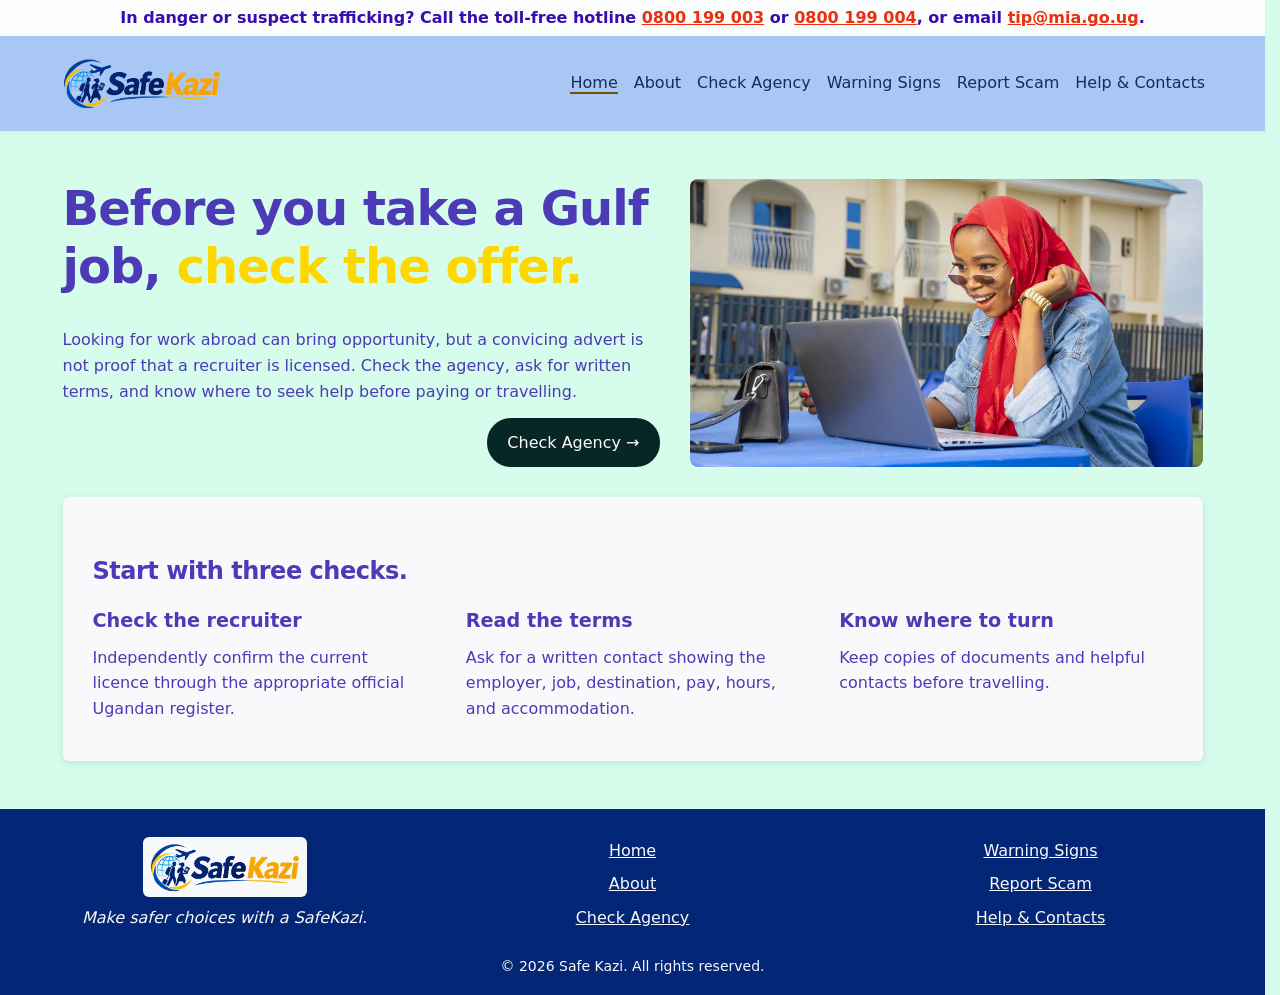
<file: index.html>
<!DOCTYPE html>
<html lang="en">

<head>
    <meta charset="utf-8">
    <meta name="viewport" content="width=device-width,initial-scale=1">
    <title>SafeKazi | Safer Gulf Job Choices for Ugandans</title>
    <meta name="description" content="SafeKazi helps Ugandans check Gulf job offers, verify recruitment agencies, spot warning signs, and find support before paying or travelling.">
    <meta name="keywords" content="SafeKazi, Gulf jobs for Ugandans, overseas recruitment, verify job offers, safer labour migration">
    <link rel="icon" type="image/png" sizes="64x64" href="images/favicon.png">
    <link rel="stylesheet" href="css/styles.css">
    <link rel="stylesheet" href="css/index.css">
    <link rel="stylesheet" href="css/mobile.css">
    <script src="mobile.js" defer></script>
</head>

<body>
    <!-- navigation bar -->
    <header>
    <div class="announcement" role="note">
        In danger or suspect trafficking? Call the toll-free hotline <a href="tel:0800199003">0800 199 003</a> or <a href="tel:0800199004">0800 199 004</a>, or email <a href="mailto:tip@mia.go.ug">tip@mia.go.ug</a>.
    </div>
        <nav class="nav-bar" aria-label="Main navigation">
            <img class="nav-brand" src="images/safe-kazi-logo.png" alt="Safe Kazi" width="164" height="55">
            <button class="menu-toggle" type="button" aria-label="Toggle navigation" aria-controls="nav-links" hidden>
                <span class="menu-toggle-icon" aria-hidden="true"></span>
            </button>
            <div class="nav-links" id="nav-links">
                <ul>
                    <li><a href="index.html" aria-current="page">Home</a></li>
                    <li><a href="about.html">About</a></li>
                    <li><a href="check-agency.html">Check Agency</a></li>
                    <li><a href="warning-signs.html">Warning Signs</a></li>
                    <li><a href="report-scam.html">Report Scam</a></li>
                    <li><a href="help.html">Help & Contacts</a></li>
                </ul>
            </div>
        </nav>
    </header>

    <main>
        <div class="welcome">
            <div class="welcome-text">
                <h1>Before you take a Gulf job, <span>check the offer.</span></h1>

                <p>Looking for work abroad can bring opportunity, but a convicing advert is not proof that a recruiter
                    is licensed. Check the agency, ask for written terms, and know where to seek help before paying or
                    travelling.</p>
                <div>
                    <a href="check-agency.html" class="link-button">Check Agency →</a>
                </div>

            </div>
            <img src="images/welcome-photo.jpg" alt="">
        </div>

        <div class="three-checks">
            <h2>Start with three checks.</h2>
            <dl class="checks">
                <div class="check">
                    <dt>Check the recruiter</dt>
                    <dd>Independently confirm the current licence through the appropriate official Ugandan register.
                    </dd>
                </div>

                <div class="check">
                    <dt>Read the terms</dt>
                    <dd>Ask for a written contact showing the employer, job, destination, pay, hours, and accommodation.
                    </dd>
                </div>

                <div class="check">
                    <dt>Know where to turn</dt>
                    <dd>Keep copies of documents and helpful contacts before travelling.</dd>
                </div>
            </dl>
        </div>
    </main>



    <footer>
        <div class="footer-grid">
            <div class="footer-brand">
                <img src="images/safe-kazi-logo.png" alt="Safe Kazi" width="164" height="55">
                <p><em>Make safer choices with a SafeKazi.</em></p>
            </div>
            <ul class="footer-links">
                <li><a href="index.html">Home</a></li>
                <li><a href="about.html">About</a></li>
                <li><a href="check-agency.html">Check Agency</a></li>
            </ul>
            <ul class="footer-links">
                <li><a href="warning-signs.html">Warning Signs</a></li>
                <li><a href="report-scam.html">Report Scam</a></li>
                <li><a href="help.html">Help &amp; Contacts</a></li>
            </ul>
        </div>
        <p class="footer-copyright">&copy; 2026 Safe Kazi. All rights reserved.</p>
    </footer>
</body>

</html>
</file>
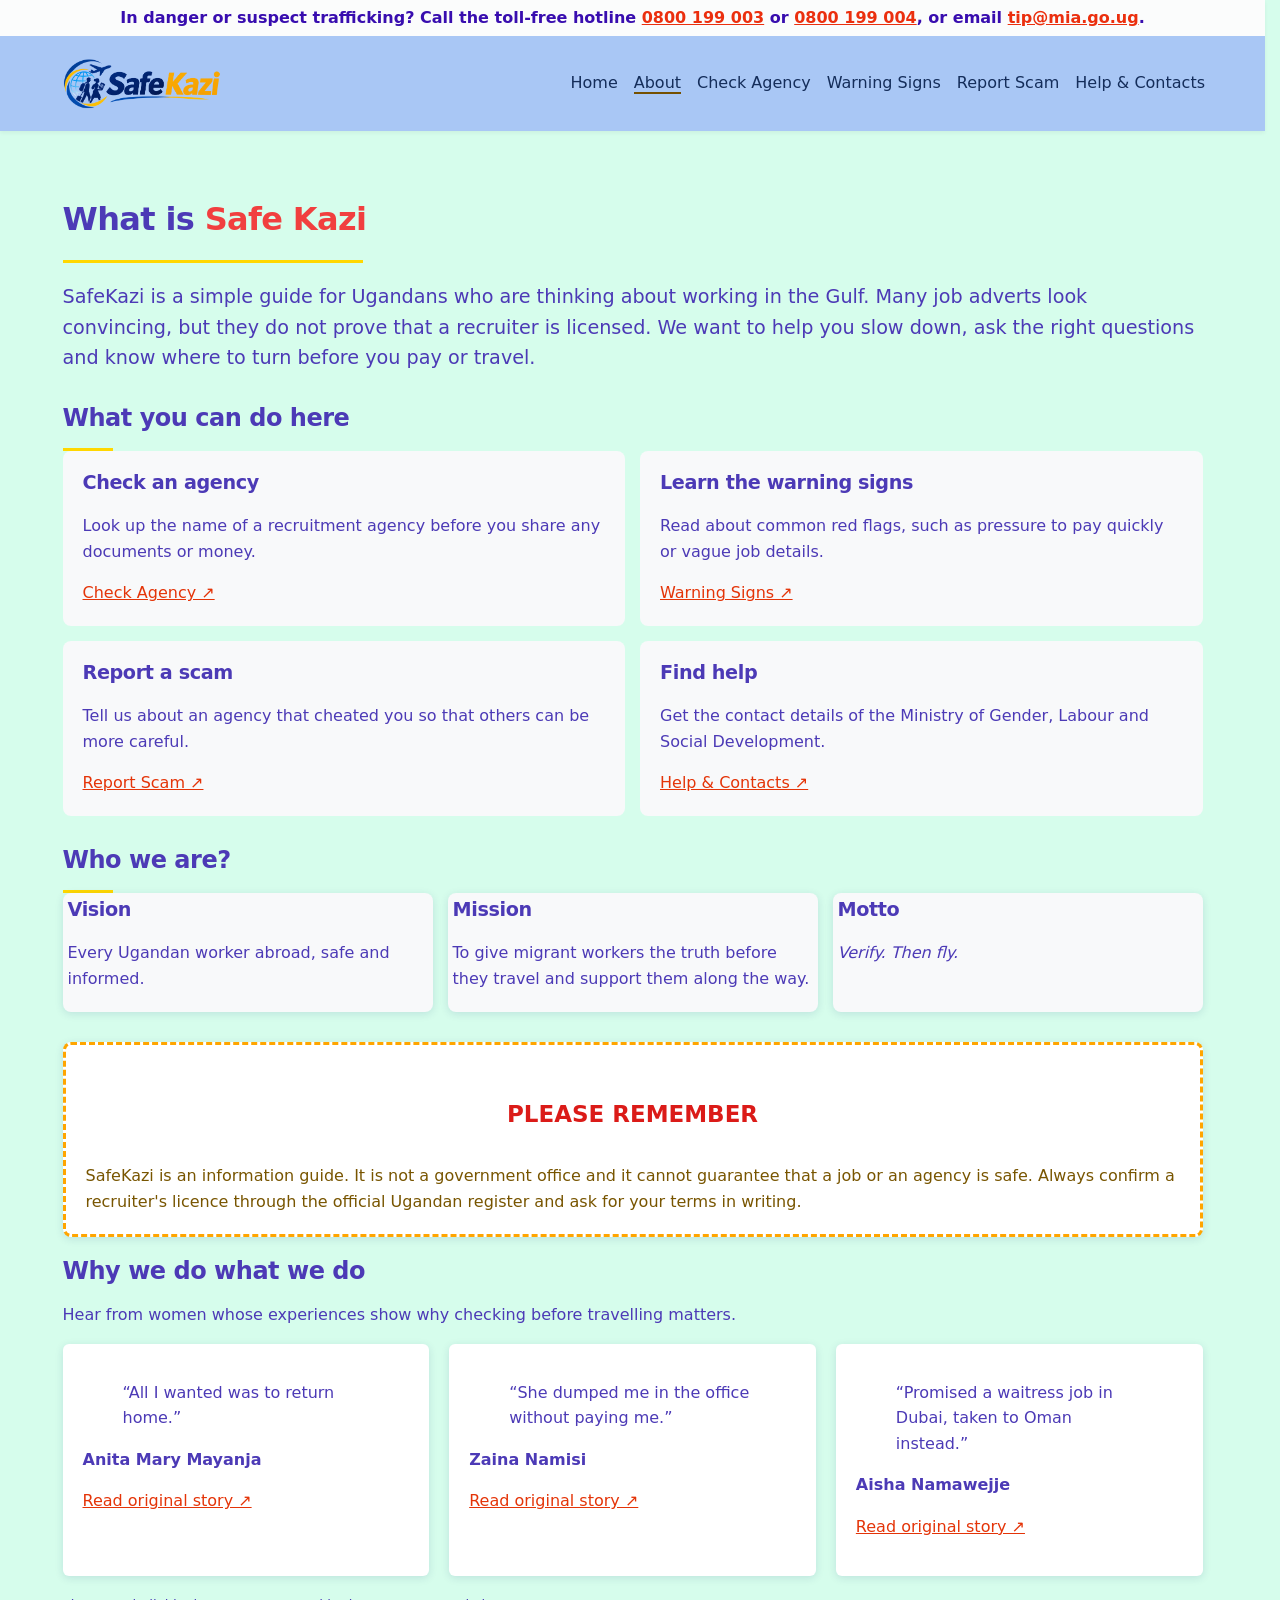
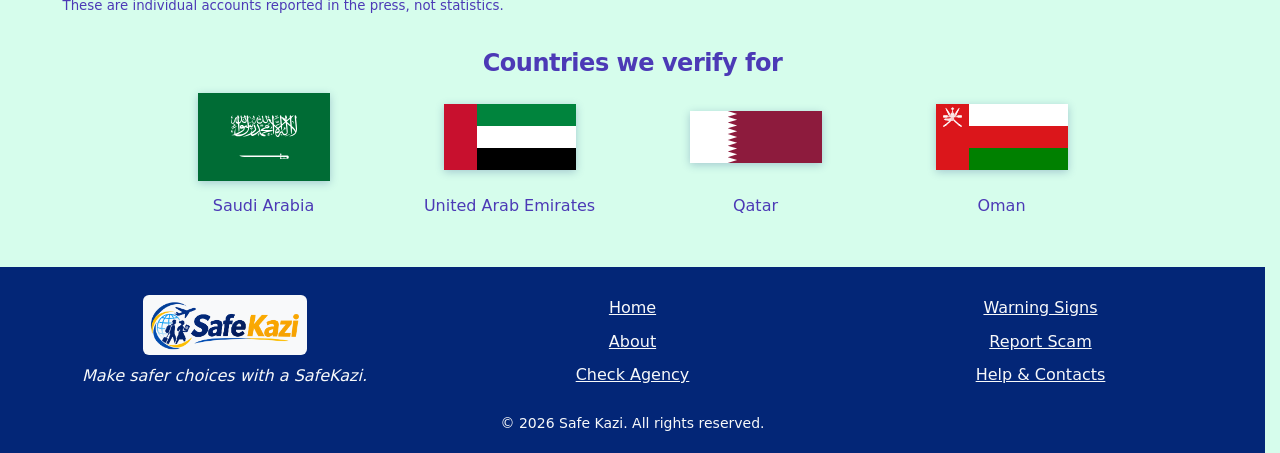
<file: about.html>
<!DOCTYPE html>
<html lang="en">

<head>
    <meta charset="utf-8">
    <meta name="viewport" content="width=device-width,initial-scale=1">
    <title>About SafeKazi | Safer Overseas Recruitment</title>
    <meta name="description" content="Learn why SafeKazi helps Ugandans make safer choices about Gulf jobs, and read the experiences of women who returned from working abroad.">
    <meta name="keywords" content="about SafeKazi, Ugandan migrant workers, Gulf recruitment, returnee stories, safe migration">
    <link rel="icon" type="image/png" sizes="64x64" href="images/favicon.png">
    <link rel="stylesheet" href="css/styles.css">
    <link rel="stylesheet" href="css/about.css">
    <link rel="stylesheet" href="css/mobile.css">
    <script src="mobile.js" defer></script>
</head>

<body>
       <header>
    <div class="announcement" role="note">
        In danger or suspect trafficking? Call the toll-free hotline <a href="tel:0800199003">0800 199 003</a> or <a href="tel:0800199004">0800 199 004</a>, or email <a href="mailto:tip@mia.go.ug">tip@mia.go.ug</a>.
    </div>
        <nav class="nav-bar" aria-label="Main navigation">
            <img class="nav-brand" src="images/safe-kazi-logo.png" alt="Safe Kazi" width="164" height="55">
            <button class="menu-toggle" type="button" aria-label="Toggle navigation" aria-controls="nav-links" hidden>
                <span class="menu-toggle-icon" aria-hidden="true"></span>
            </button>
            <div class="nav-links" id="nav-links">
                <ul>
                    <li><a href="index.html">Home</a></li>
                    <li><a href="about.html" aria-current="page">About</a></li>
                    <li><a href="check-agency.html">Check Agency</a></li>
                    <li><a href="warning-signs.html">Warning Signs</a></li>
                    <li><a href="report-scam.html">Report Scam</a></li>
                    <li><a href="help.html">Help & Contacts</a></li>
                </ul>
            </div>
        </nav>
    </header>

    <main>
        <div class="about-intro">
            <h1> What is <span style="color: rgb(241, 63, 63);"> Safe Kazi</span></h1>
            <hr style="border: none; height: 3px; width: 300px; background: gold; margin: 0px;">
            <p class="description">
                SafeKazi is a simple guide for Ugandans who are thinking about working in the Gulf. Many job adverts
                look convincing, but they do not prove that a recruiter is licensed. We want to help you slow down,
                ask the right questions and know where to turn before you pay or travel.
            </p>
        </div>

        <h2>What you can do here</h2>
            <hr style="border: none; height: 3px; width: 50px; background: gold; margin: 0px;">

        <div class="about-cards">
            <div class="about-card">
                <h3>Check an agency</h3>
                <p>Look up the name of a recruitment agency before you share any documents or money.</p>
                <a href="check-agency.html">Check Agency ↗</a>
            </div>

            <div class="about-card">
                <h3>Learn the warning signs</h3>
                <p>Read about common red flags, such as pressure to pay quickly or vague job details.</p>
                <a href="warning-signs.html">Warning Signs  ↗</a>
            </div>

            <div class="about-card">
                <h3>Report a scam</h3>
                <p>Tell us about an agency that cheated you so that others can be more careful.</p>
                <a href="report-scam.html">Report Scam  ↗</a>
            </div>

            <div class="about-card">
                <h3>Find help</h3>
                <p>Get the contact details of the Ministry of Gender, Labour and Social Development.</p>
                <a href="help.html">Help & Contacts  ↗</a>
            </div>
        </div>
        <section class="who-we-are">
            <h2>Who we are?</h2>
            <hr style="border: none; height: 3px; width: 50px; background: gold; margin: 0px;">


            <div class="who-cards">
                <div><h3>Vision</h3><p>Every Ugandan worker abroad, safe and informed.</p></div>
                <div><h3>Mission</h3><p>To give migrant workers the truth before they travel and support them along the way.</p></div>
                <div><h3>Motto</h3><p><em>Verify. Then fly.</em></p></div>
            </div>
        </section>

        <div class="about-note tip">
            <h4>Please remember</h4>
            <p>
                SafeKazi is an information guide. It is not a government office and it cannot guarantee that a job
                or an agency is safe. Always confirm a recruiter's licence through the official Ugandan register and
                ask for your terms in writing.</small>
            </p>
            </Tip>
        </div>
         <section class="returnees">
            <h2>Why we do what we do</h2>
            <p>Hear from women whose experiences show why checking before travelling matters.</p>
            <div class="testimonial-grid">
                <article class="testimonial-card">
                    <blockquote>“All I wanted was to return home.”</blockquote>
                    <strong>Anita Mary Mayanja</strong>
                    <p><a href="https://www.independent.co.ug/trafficked-ugandan-domestic-workers-return-home-from-saudi-arabia/" target="_blank" rel="noopener noreferrer">Read original story ↗</a></p>
                </article>
                <article class="testimonial-card">
                    <blockquote>“She dumped me in the office without paying me.”</blockquote>
                    <strong>Zaina Namisi</strong>
                    <p><a href="https://www.independent.co.ug/deported-domestic-workers-talk-of-mistreatment-in-middle-east/" target="_blank" rel="noopener noreferrer">Read original story ↗</a></p>
                </article>
                <article class="testimonial-card">
                    <blockquote>“Promised a waitress job in Dubai, taken to Oman instead.”</blockquote>
                    <strong>Aisha Namawejje</strong>
                    <p><a href="https://www.independent.co.ug/returnees-caution-migrant-workers-against-seeking-jobs-in-middle-east/" target="_blank" rel="noopener noreferrer">Read original story ↗</a></p>
                </article>
            </div>
            <p><small>These are individual accounts reported in the press, not statistics.</small></p>
        </section>
        <section class="about-countries-section">
            <h2>Countries we verify for</h2>
            <ul class="about-countries">
                <li>
                    <img src="images/flag-sa.svg" width="132" height="88" alt="">
                    <span>Saudi Arabia</span>
                </li>
                <li>
                    <img src="images/flag-ae.svg" width="132" height="88" alt="">
                    <span>United Arab Emirates</span>
                </li>
                <li>
                    <img src="images/flag-qa.svg" width="132" height="88" alt="">
                    <span>Qatar</span>
                </li>
                <li>
                    <img src="images/flag-om.svg" width="132" height="88" alt="">
                    <span>Oman</span>
                </li>
            </ul>
        </section>
    </main>

    <footer>
        <div class="footer-grid">
            <div class="footer-brand">
                <img src="images/safe-kazi-logo.png" alt="Safe Kazi" width="164" height="55">
                <p><em>Make safer choices with a SafeKazi.</em></p>
            </div>
            <ul class="footer-links">
                <li><a href="index.html">Home</a></li>
                <li><a href="about.html">About</a></li>
                <li><a href="check-agency.html">Check Agency</a></li>
            </ul>
            <ul class="footer-links">
                <li><a href="warning-signs.html">Warning Signs</a></li>
                <li><a href="report-scam.html">Report Scam</a></li>
                <li><a href="help.html">Help &amp; Contacts</a></li>
            </ul>
        </div>
        <p class="footer-copyright">&copy; 2026 Safe Kazi. All rights reserved.</p>
    </footer>



</body>

</html>
</file>
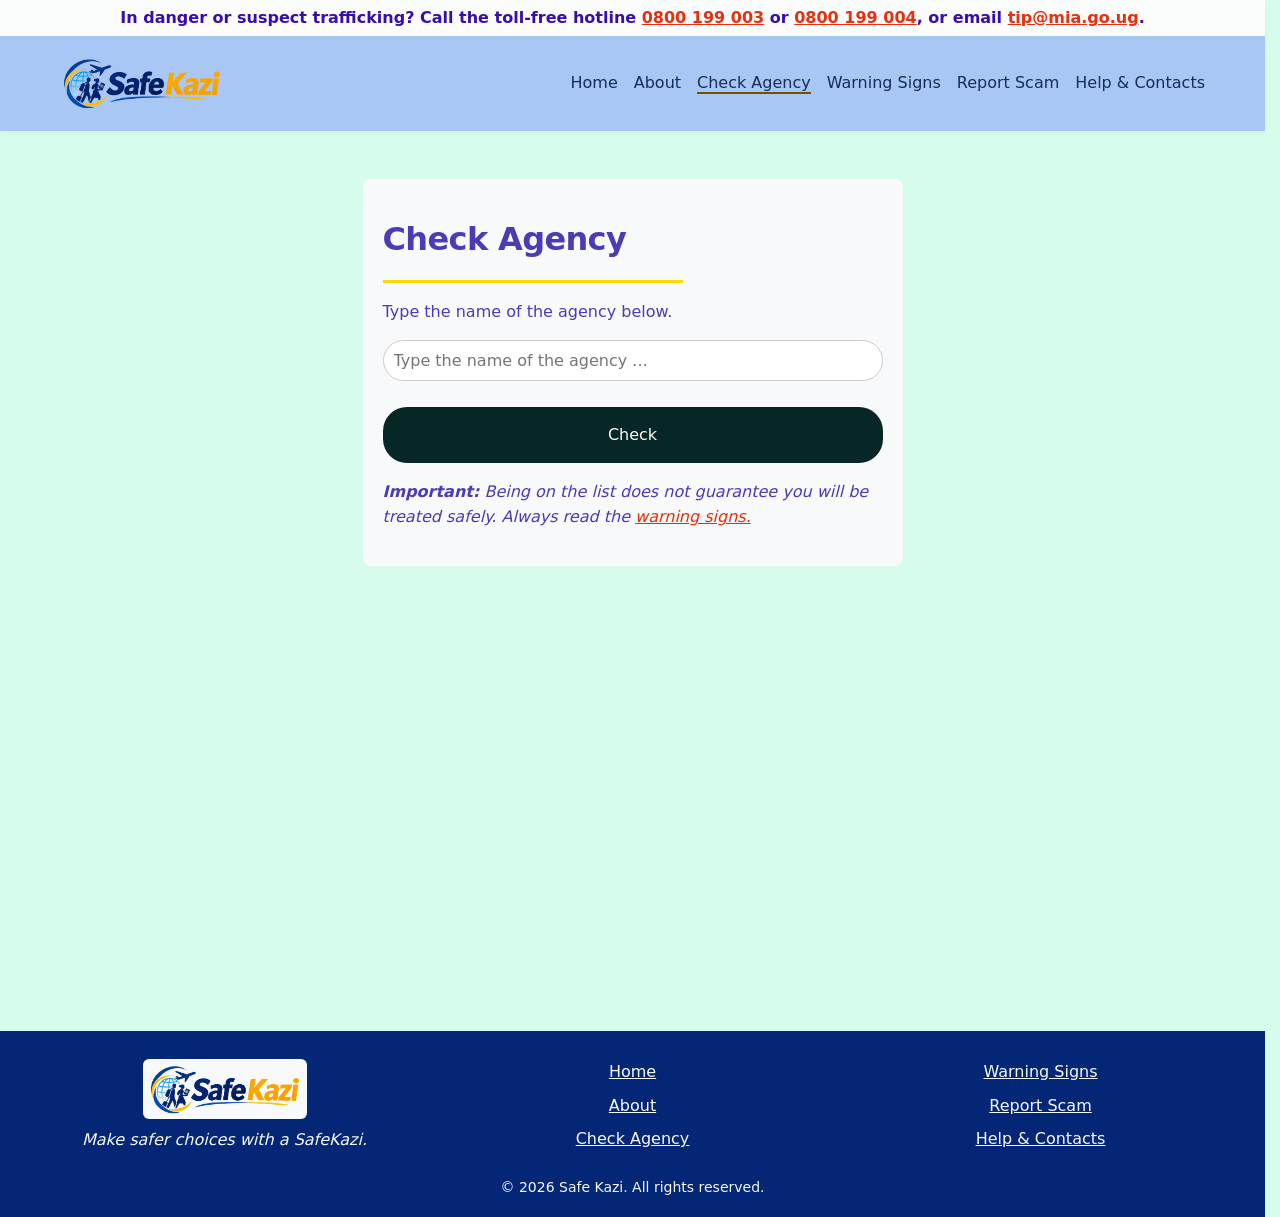
<file: check-agency.html>
<!DOCTYPE html>
<html lang="en">

<head>
    <meta charset="utf-8">
    <meta name="viewport" content="width=device-width,initial-scale=1">
    <title>Check a Recruitment Agency | SafeKazi</title>
    <meta name="description" content="Find Uganda's EEMIS recruitment agency register and learn what to check before accepting an overseas job offer or paying a recruiter.">
    <meta name="keywords" content="check recruitment agency Uganda, EEMIS, licensed recruiters, Gulf job offers">
    <link rel="icon" type="image/png" sizes="64x64" href="images/favicon.png">
    <link rel="stylesheet" href="css/styles.css">
    <link rel="stylesheet" href="css/check-agency.css">
    <link rel="stylesheet" href="css/mobile.css">
    <script src="mobile.js" defer></script>
</head>

<body>
    <header>
    <div class="announcement" role="note">
        In danger or suspect trafficking? Call the toll-free hotline <a href="tel:0800199003">0800 199 003</a> or <a href="tel:0800199004">0800 199 004</a>, or email <a href="mailto:tip@mia.go.ug">tip@mia.go.ug</a>.
    </div>
        <nav class="nav-bar" aria-label="Main navigation">
            <img class="nav-brand" src="images/safe-kazi-logo.png" alt="Safe Kazi" width="164" height="55">
            <button class="menu-toggle" type="button" aria-label="Toggle navigation" aria-controls="nav-links" hidden>
                <span class="menu-toggle-icon" aria-hidden="true"></span>
            </button>
            <div class="nav-links" id="nav-links">
                <ul>
                    <li><a href="index.html">Home</a></li>
                    <li><a href="about.html">About</a></li>
                    <li><a href="check-agency.html" aria-current="page">Check Agency</a></li>
                    <li><a href="warning-signs.html">Warning Signs</a></li>
                    <li><a href="report-scam.html">Report Scam</a></li>
                    <li><a href="help.html">Help & Contacts</a></li>
                </ul>
            </div>
        </nav>
    </header>

    <main>
        <div class="agency-box">
            <h1>Check Agency</h1>
            <hr style="border: none; height: 3px; width: 300px; background: gold; margin: 0px;">
            
            <p>Type the name of the agency below.</p>
            <input type="text" placeholder="Type the name of the agency ..."><br>
            <a href="https://eemis.mglsd.go.ug/companies" class="link-button" target="_blank">Check</a>
            <p><em><b>Important:</b> Being on the list does not guarantee you will be treated safely. Always read the <a href="warning-signs.html">warning signs.</a></em></p>
        </div>
    </main>

    <footer>
        <div class="footer-grid">
            <div class="footer-brand">
                <img src="images/safe-kazi-logo.png" alt="Safe Kazi" width="164" height="55">
                <p><em>Make safer choices with a SafeKazi.</em></p>
            </div>
            <ul class="footer-links">
                <li><a href="index.html">Home</a></li>
                <li><a href="about.html">About</a></li>
                <li><a href="check-agency.html">Check Agency</a></li>
            </ul>
            <ul class="footer-links">
                <li><a href="warning-signs.html">Warning Signs</a></li>
                <li><a href="report-scam.html">Report Scam</a></li>
                <li><a href="help.html">Help &amp; Contacts</a></li>
            </ul>
        </div>
        <p class="footer-copyright">&copy; 2026 Safe Kazi. All rights reserved.</p>
    </footer>
</body>

</html>
</file>
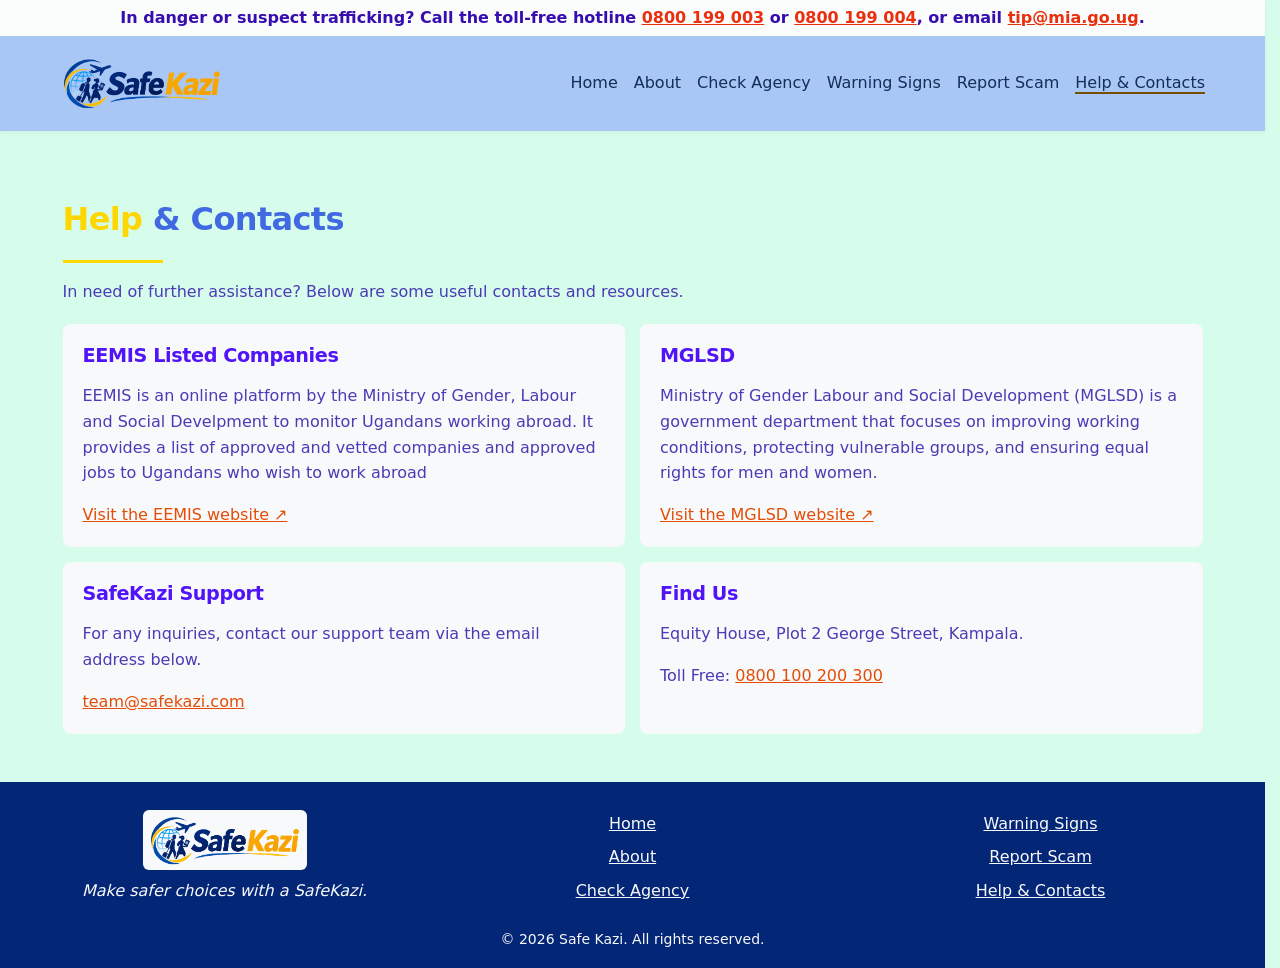
<file: help.html>
<!DOCTYPE html>
<html lang="en">

<head>
    <meta charset="utf-8">
    <meta name="viewport" content="width=device-width,initial-scale=1">
    <title>Help &amp; Contacts for Ugandan Job Seekers | SafeKazi</title>
    <meta name="description" content="Find help and contacts for Ugandans considering work abroad, including EEMIS, the Ministry of Gender, Labour and Social Development, and SafeKazi support.">
    <meta name="keywords" content="SafeKazi support, Uganda migrant worker contacts, EEMIS, MGLSD, overseas employment help">
    <link rel="icon" type="image/png" sizes="64x64" href="images/favicon.png">
    <link rel="stylesheet" href="css/styles.css">
    <link rel="stylesheet" href="css/help.css">
    <link rel="stylesheet" href="css/mobile.css">
    <script src="mobile.js" defer></script>
</head>

<body>

    <header>
    <div class="announcement" role="note">
        In danger or suspect trafficking? Call the toll-free hotline <a href="tel:0800199003">0800 199 003</a> or <a href="tel:0800199004">0800 199 004</a>, or email <a href="mailto:tip@mia.go.ug">tip@mia.go.ug</a>.
    </div>
        <nav class="nav-bar" aria-label="Main navigation">
            <img class="nav-brand" src="images/safe-kazi-logo.png" alt="Safe Kazi" width="164" height="55">
            <button class="menu-toggle" type="button" aria-label="Toggle navigation" aria-controls="nav-links" hidden>
                <span class="menu-toggle-icon" aria-hidden="true"></span>
            </button>
            <div class="nav-links" id="nav-links">
                <ul>
                    <li><a href="index.html">Home</a></li>
                    <li><a href="about.html">About</a></li>
                    <li><a href="check-agency.html">Check Agency</a></li>
                    <li><a href="warning-signs.html">Warning Signs</a></li>
                    <li><a href="report-scam.html">Report Scam</a></li>
                    <li><a href="help.html" aria-current="page">Help & Contacts</a></li>
                </ul>
            </div>
        </nav>
    </header>

    <main>
        <div class="container">
            <h1><span style="color:gold;">Help</span> <span style ="color:royalblue;"> & Contacts</span></h1>
           
            <hr style="border: none; height: 3px; width: 100px; background: gold; margin: 0px;">
            
            <p class="description">In need of further assistance? Below are some useful contacts and resources.</p>

        
            <div class="cards">
                <div class="card">
                    <h2>EEMIS Listed Companies</h2>
                    <p>EEMIS is an online platform by the Ministry of Gender, Labour and Social Develpment to monitor
                        Ugandans working abroad. It provides a list of approved and vetted companies and approved jobs
                        to Ugandans who wish to work abroad</p>
                    <a href="https://eemis.mglsd.go.ug/companies">Visit the EEMIS website ↗</a>
                </div>

                <div class="card">
                    <h2>MGLSD</h2>
                    <p>Ministry of Gender Labour and Social Development (MGLSD) is a government department that focuses on improving working conditions, protecting vulnerable groups, and ensuring equal rights for men and women.</p>
                    <a href="https://mglsd.go.ug/">Visit the MGLSD website ↗</a>
                </div>

                <div class="card">
                    <h2>SafeKazi Support</h2>
                    <p>For any inquiries, contact our support team via the email address below.</p>
                    <a href="">team@safekazi.com</a>
                </div>

                <div class="card">
                    <h2>Find Us</h2>
                    <p>Equity House, Plot 2 George Street, Kampala.</p>
                    <p>Toll Free: <a href="">0800 100 200 300</a></p>
                </div>
            </div>

        </div>
    </main>

    
    <footer>
        <div class="footer-grid">
            <div class="footer-brand">
                <img src="images/safe-kazi-logo.png" alt="Safe Kazi" width="164" height="55">
                <p><em>Make safer choices with a SafeKazi.</em></p>
            </div>
            <ul class="footer-links">
                <li><a href="index.html">Home</a></li>
                <li><a href="about.html">About</a></li>
                <li><a href="check-agency.html">Check Agency</a></li>
            </ul>
            <ul class="footer-links">
                <li><a href="warning-signs.html">Warning Signs</a></li>
                <li><a href="report-scam.html">Report Scam</a></li>
                <li><a href="help.html">Help &amp; Contacts</a></li>
            </ul>
        </div>
        <p class="footer-copyright">&copy; 2026 Safe Kazi. All rights reserved.</p>
    </footer>
</body>

</html>
</file>
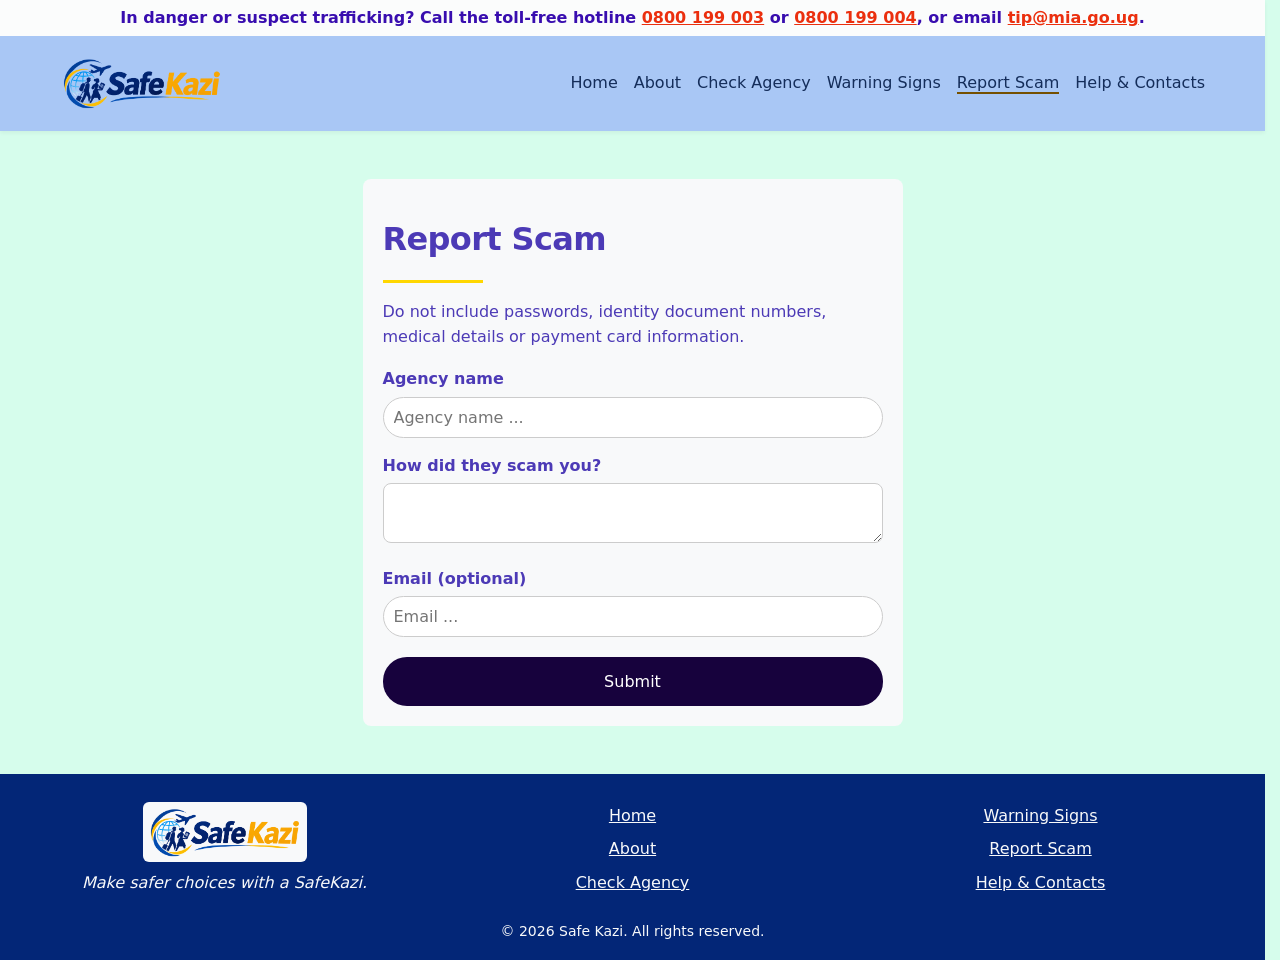
<file: report-scam.html>
<!DOCTYPE html>
<html lang="en">

<head>
    <meta charset="utf-8">
    <meta name="viewport" content="width=device-width,initial-scale=1">
    <title>Report a Recruitment Scam | SafeKazi</title>
    <meta name="description" content="Find SafeKazi's recruitment scam reporting form and guidance on what information to share about a suspicious agency or overseas job offer.">
    <meta name="keywords" content="report recruitment scam, overseas job fraud, suspicious recruitment agency, SafeKazi">
    <link rel="icon" type="image/png" sizes="64x64" href="images/favicon.png">
    <link rel="stylesheet" href="css/styles.css">
    <link rel="stylesheet" href="css/report-scam.css">
    <link rel="stylesheet" href="css/mobile.css">
    <script src="mobile.js" defer></script>
</head>

<body>
    <header>
    <div class="announcement" role="note">
        In danger or suspect trafficking? Call the toll-free hotline <a href="tel:0800199003">0800 199 003</a> or <a href="tel:0800199004">0800 199 004</a>, or email <a href="mailto:tip@mia.go.ug">tip@mia.go.ug</a>.
    </div>
        <nav class="nav-bar" aria-label="Main navigation">
            <img class="nav-brand" src="images/safe-kazi-logo.png" alt="Safe Kazi" width="164" height="55">
            <button class="menu-toggle" type="button" aria-label="Toggle navigation" aria-controls="nav-links" hidden>
                <span class="menu-toggle-icon" aria-hidden="true"></span>
            </button>
            <div class="nav-links" id="nav-links">
                <ul>
                    <li><a href="index.html">Home</a></li>
                    <li><a href="about.html">About</a></li>
                    <li><a href="check-agency.html">Check Agency</a></li>
                    <li><a href="warning-signs.html">Warning Signs</a></li>
                    <li><a href="report-scam.html" aria-current="page">Report Scam</a></li>
                    <li><a href="help.html">Help & Contacts</a></li>
                </ul>
            </div>
        </nav>
    </header>

    <main>
        <div class="container">
            <form>
                <h1>Report Scam</h1>
            <hr style="border: none; height: 3px; width: 100px; background: gold; margin: 0px;">
                
                <p>Do not include passwords, identity document numbers, medical details or payment card information.</p>
                <label for="agency-name">Agency name</label>
                <input type="text" placeholder="Agency name ..." name="agency-name" required><br>

                <label for="description">How did they scam you?</label>
                <textarea name="description" id="" required></textarea><br>

                <label>Email (optional)</label>
                <input type="email" placeholder="Email ..."><br>
                <button type="submit">Submit</button>
            </form>
        </div>
    </main>

    <footer>
        <div class="footer-grid">
            <div class="footer-brand">
                <img src="images/safe-kazi-logo.png" alt="Safe Kazi" width="164" height="55">
                <p><em>Make safer choices with a SafeKazi.</em></p>
            </div>
            <ul class="footer-links">
                <li><a href="index.html">Home</a></li>
                <li><a href="about.html">About</a></li>
                <li><a href="check-agency.html">Check Agency</a></li>
            </ul>
            <ul class="footer-links">
                <li><a href="warning-signs.html">Warning Signs</a></li>
                <li><a href="report-scam.html">Report Scam</a></li>
                <li><a href="help.html">Help &amp; Contacts</a></li>
            </ul>
        </div>
        <p class="footer-copyright">&copy; 2026 Safe Kazi. All rights reserved.</p>
    </footer>

</body>

</html>
</file>
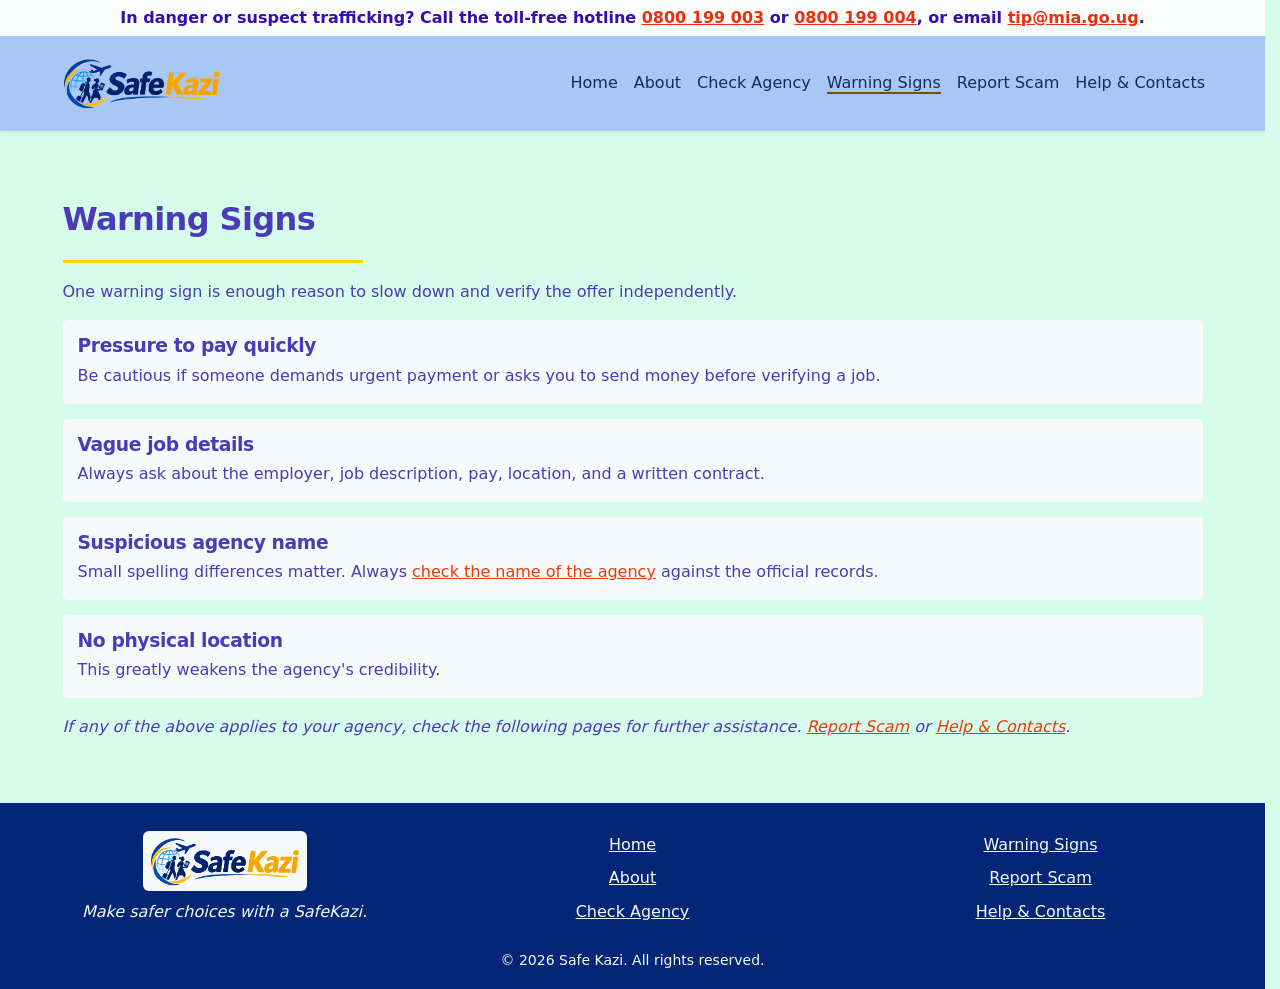
<file: warning-signs.html>
<!DOCTYPE html>
<html lang="en">

<head>
    <meta charset="utf-8">
    <meta name="viewport" content="width=device-width,initial-scale=1">
    <title>Recruitment Scam Warning Signs | SafeKazi</title>
    <meta name="description" content="Spot warning signs in overseas job offers, including pressure to pay, vague job details, suspicious agency names, and missing office addresses.">
    <meta name="keywords" content="recruitment scam warning signs, overseas job fraud, Gulf job scams, fake recruiters">
    <link rel="icon" type="image/png" sizes="64x64" href="images/favicon.png">
    <link rel="stylesheet" href="css/styles.css">
    <link rel="stylesheet" href="css/warnings.css">
    <link rel="stylesheet" href="css/mobile.css">
    <script src="mobile.js" defer></script>
</head>

<body>
    
    <header>
    <div class="announcement" role="note">
        In danger or suspect trafficking? Call the toll-free hotline <a href="tel:0800199003">0800 199 003</a> or <a href="tel:0800199004">0800 199 004</a>, or email <a href="mailto:tip@mia.go.ug">tip@mia.go.ug</a>.
    </div>
        <nav class="nav-bar" aria-label="Main navigation">
            <img class="nav-brand" src="images/safe-kazi-logo.png" alt="Safe Kazi" width="164" height="55">
            <button class="menu-toggle" type="button" aria-label="Toggle navigation" aria-controls="nav-links" hidden>
                <span class="menu-toggle-icon" aria-hidden="true"></span>
            </button>
            <div class="nav-links" id="nav-links">
                <ul>
                    <li><a href="index.html">Home</a></li>
                    <li><a href="about.html">About</a></li>
                    <li><a href="check-agency.html">Check Agency</a></li>
                    <li><a href="warning-signs.html" aria-current="page">Warning Signs</a></li>
                    <li><a href="report-scam.html">Report Scam</a></li>
                    <li><a href="help.html">Help & Contacts</a></li>
                </ul>
            </div>
        </nav>
    </header>

    <main>
        <h1>Warning Signs</h1>
            <hr style="border: none; height: 3px; width: 300px; background: gold; margin: 0px;">
        
        <p>One warning sign is enough reason to slow down and verify the offer independently.</p>

        <div class="box">
            <h3>Pressure to pay quickly</h3>
            <p>Be cautious if someone demands urgent payment or asks you to send money before verifying a job.</p>
        </div>
        <div class="box">
            <h3>Vague job details</h3>
            <p>Always ask about the employer, job description, pay, location, and a written contract.</p>
        </div>
        <div class="box">
            <h3>Suspicious agency name</h3>
            <p>Small spelling differences matter. Always <a href="check-agency.html">check the name of the agency</a> against the official records.</p>
        </div>
        <div class="box">
            <h3>No physical location</h3>
            <p>This greatly weakens the agency's credibility.</p>
        </div>
        <p><em>If any of the above applies to your agency, check the following pages for further assistance. <a href="report-scam.html">Report Scam</a> or <a href="help.html">Help & Contacts</a>.</em></p>
    </main>

    <footer>
        <div class="footer-grid">
            <div class="footer-brand">
                <img src="images/safe-kazi-logo.png" alt="Safe Kazi" width="164" height="55">
                <p><em>Make safer choices with a SafeKazi.</em></p>
            </div>
            <ul class="footer-links">
                <li><a href="index.html">Home</a></li>
                <li><a href="about.html">About</a></li>
                <li><a href="check-agency.html">Check Agency</a></li>
            </ul>
            <ul class="footer-links">
                <li><a href="warning-signs.html">Warning Signs</a></li>
                <li><a href="report-scam.html">Report Scam</a></li>
                <li><a href="help.html">Help &amp; Contacts</a></li>
            </ul>
        </div>
        <p class="footer-copyright">&copy; 2026 Safe Kazi. All rights reserved.</p>
    </footer>
</body>

</html>
</file>
<file: css/styles.css>
* {
    box-sizing: border-box;
}

.announcement {
    background: #fbfcfc;
    color: #380daf;
    text-align:center;
    font-weight: bold;
    padding: 5px 5%;
}

.announcement a {
    color: #eb2f0e;
    text-decoration: underline;
}

html {
    scrollbar-gutter: stable;
}

body {
    font-family: system-ui, "Segoe UI", sans-serif;
    margin: 0;
    line-height: 1.6;
    overflow-wrap: anywhere;
    color: rgb(76, 58, 182);
    background: #d6fdec;
}

header {
    background: #a9c7f5;
}

.nav-bar {
    min-height: 75px;
    padding: 10px 15px;
}

.nav-brand {
    flex-shrink: 0;
    display: block;
    width: 164px;
    max-width: 100%;
    height: auto;
}

.nav-links ul {
    list-style: none;
    margin: 0;
    padding: 0;
    display: flex;
    flex-wrap: wrap;
    gap: 8px 16px;
}

.nav-links a {
    color: #142d5a;
    text-decoration: none;
}

.nav-links a:hover {
    color: #142d5a;
    text-decoration: none;
}

.link-button {
    text-decoration: none;
    text-align: center;
    padding: 15px 20px;
    border: none;
    border-radius: 24px;
    background: #062726;
    color: snow;
    font-size: 1rem;
    cursor: pointer;
}

.link-button:hover {
    background: gold;
}

main {
    max-width: 1200px;
    margin: 0 auto;
    padding: 20px 15px;
}

h1, h2, h3 {
    line-height: 1.2;
    font-weight: 700;
    letter-spacing: -0.02em;
}

hr {
    max-width: 100%;
    border: 1px solid #cccccc;
}

button, input, select, textarea {
    font-family: inherit;
}

button {
    padding: 15px 20px;
    border: none;
    border-radius: 24px;
    background: #062726;
    color: #ffffff;
    font-size: 1rem;
    cursor: pointer;
}

button:hover {
    background: #0b4a47;
}

input {
    width: 100%;
    padding: 10px;
    border: 1px solid #cccccc;
    border-radius: 24px;
    font-size: 1rem;
}

footer {
    padding: 28px 15px 18px;
    background: #032677;
    color: #f8f9fa;
    text-align: center;
}

.footer-grid {
    display: grid;
    grid-template-columns: repeat(3, minmax(0, 1fr));
    align-items: center;
    gap: 24px;
    max-width: 1200px;
    margin: 0 auto;
}

.footer-brand img {
    display: block;
    width: 164px;
    max-width: 100%;
    height: auto;
    margin: 0 auto;
    padding: 4px;
    border-radius: 6px;
    background: #f8f9fa;
}

.footer-brand p {
    margin: 8px 0 0;
}

.footer-links {
    display: grid;
    gap: 8px;
    margin: 0;
    padding: 0;
    list-style: none;
}

.footer-links a {
    color: inherit;
}

.footer-links a:hover {
    color: gold;
}

.footer-copyright {
    margin: 24px 0 0;
    font-size: 0.875rem;
}

.nav-links a[aria-current="page"] {
    color: #142d5a;
    border-bottom: 2px solid #755000;
}
@media (min-width: 768px) {
    header {
        position: sticky;
        top: 0;
        z-index: 10;
        box-shadow: 0 2px 4px rgba(0, 0, 0, 0.05);
    }

    .nav-bar {
        display: flex;
        justify-content: space-between;
        align-items: center;
        gap: 16px;
        min-height: 95px;
        padding: 20px 60px;
    }

    .nav-bar h1 {
        margin: 0;
    }

    main {
        padding: 48px 30px;
    }
}
</file>
<file: css/index.css>
.welcome {
    display: flex;
    flex-direction: column;
    gap: 20px;
    margin-bottom: 30px;
}

.welcome img {
    width: 100%;
    height: auto;
    border-radius: 8px;
}


.welcome h1 {
    margin-top: 0;
    font-size: 2.2rem;
}

.welcome h1 span {
    color:gold;
}

.welcome p {
    font-size: 1.0rem;
}

.welcome-text div {
    text-align: right;
    padding: 10px 0;
}

.three-checks {
    box-shadow: 0 2px 8px rgb(3 38 119 / 12%);
    border-radius: 6px;
    padding: 30px 15px;
    background: #f8f9fa;
}

.checks {
    display: flex;
    flex-direction: column;
    gap: 20px;
    margin: 0;
}

.check dt {
    margin-bottom: 8px;
    font-size: 1.2rem;
    font-weight: bold;
}

.check dd {
    margin: 0;
}

@media (min-width: 768px) {
    .welcome {
        flex-direction: row;
        align-items: center;
        gap: 30px;
    }

    .welcome-text {
        flex: 1;
    }

    .welcome h1 {
        font-size: 3rem;
    }

    .welcome img {
        width: 45%;
    }

    .three-checks {
        padding: 40px 30px;
    }

    .checks {
        flex-direction: row;
        gap: 40px;
    }

    .check {
        flex: 1;
    }
}
</file>
<file: css/mobile.css>
.menu-toggle[hidden] {
    display: none;
}

@media (max-width: 767px) {
    .nav-bar {
        display: grid;
        grid-template-columns: minmax(0, 1fr) auto;
        align-items: center;
    }

    .menu-toggle {
        display: grid;
        place-items: center;
        width: 44px;
        height: 44px;
        padding: 0;
        border: 1px solid currentColor;
        border-radius: 8px;
        background: transparent;
        color: #142d5a;
    }

    .menu-toggle:hover {
        background: transparent;
        color: #755000;
    }

    .menu-toggle-icon,
    .menu-toggle-icon::before,
    .menu-toggle-icon::after {
        width: 20px;
        height: 2px;
        border-radius: 1px;
        background: currentColor;
    }

    .menu-toggle-icon {
        position: relative;
    }

    .menu-toggle-icon::before,
    .menu-toggle-icon::after {
        position: absolute;
        left: 0;
        content: "";
    }

    .menu-toggle-icon::before {
        top: -6px;
    }

    .menu-toggle-icon::after {
        top: 6px;
    }

    .menu-toggle[aria-expanded="false"] + .nav-links {
        display: none;
    }

    .nav-links {
        grid-column: 1 / -1;
        margin-top: 8px;
        border-top: 1px solid rgb(20 45 90 / 25%);
        padding-top: 8px;
    }

    .nav-links ul {
        flex-direction: column;
        align-items: flex-start;
        gap: 0;
    }

    .nav-links a {
        display: inline-flex;
        align-items: center;
        min-height: 44px;
        padding: 4px 0;
    }
}

@media (min-width: 768px) {
    .menu-toggle {
        display: none;
    }
}


@media (max-width: 600px) {
    .footer-grid {
        grid-template-columns: repeat(2, minmax(0, 1fr));
        gap: 16px;
    }

    .footer-brand {
        grid-column: 1 / -1;
    }
}
</file>
<file: css/about.css>
.about-intro {
    margin-bottom: 30px;
}

.about-intro .description {
    font-size: 1.2rem;
}
.announcement {
    background: #fbfcfc;
    color: #380daf;
    text-align:center;
    font-weight: bold;
    padding: 5px 5%;
}

.announcement a {
    color: #eb2f0e;
    text-decoration: underline;
}

main h2 {
    margin-bottom: 15px;

}

.about-cards {
    display: grid;
    grid-template-columns: minmax(0, 1fr);
    gap: 15px;
    margin-bottom: 30px;
}

.about-card {
    padding: 20px;
    border-radius: 8px;
    background: #f8f9fa;
}

.about-card h3 {
    margin-top: 0;
    font-size: 1.2rem;
}

.about-card a {
    color: #e43408;
}

.about-card a:hover {
    color:gold;
}

.about-note {
    padding: 20px;
    border-radius: 8px;
    background: #f8f9fa;
}

.about-note h2 {
    margin-top: 0;
    font-size: 1.2rem;
}

.about-note p {
    margin-bottom: 0;
}
.who-cards {
    display: grid;
    grid-template-columns: repeat(3, 1fr);
    gap: 15px;
    margin-bottom: 30px;
}

.who-cards div {
    padding: 5px;
    border-radius: 8px;
    background: #f8f9fa;
    box-shadow: 0 2px 8px rgb(3 38 119 / 12%);
}

.who-cards h3 { 
    margin-top: 0; 
    font-size: 1.2rem; 
}
.about-note.tip {
    border: 3px dashed orange;
    background: #fff;
    color: #785500;
    box-shadow: 0 2px 8px rgb(3 38 119 / 12%);
}

.about-note.tip h4 {
    color: #db1b18;
    font-size: calc(1em + 7px);
    text-transform: uppercase;
    text-align: center;
}

.testimonial-grid {
    display: flex;
    gap: 20px;
}

.testimonial-card {
    background-color: white;
    padding: 20px;
    flex: 1;
    text-align: left;
    box-shadow: 0 2px 8px rgb(3 38 119 / 12%);
    border-radius: 6px;
}

.testimonial-card a {
    color: #e43408;
}
.testimonial-card a :hover{
    color: gold;
}

@media (max-width: 767px) {
    .who-cards {
        grid-template-columns: minmax(0, 1fr);
    }

    .testimonial-grid {
        flex-direction: column;
    }

    .testimonial-card blockquote {
        margin-inline: 0;
    }
}

@media (min-width: 768px) {
    .about-cards {
        grid-template-columns: repeat(2, minmax(0, 1fr));
    }
}
.about-countries-section {
    margin-top: 32px;
    text-align: center;
}

.about-countries {
    display: grid;
    grid-template-columns: repeat(2, minmax(0, 1fr));
    gap: 24px;
    max-width: 960px;
    margin: 0 auto;
    padding: 0;
    list-style: none;
}

.about-countries li {
    display: grid;
    align-content: start;
    justify-items: center;
    gap: 12px;
}

.about-countries img {
    display: block;
    width: min(100%, 132px);
    height: auto;
    aspect-ratio: 3 / 2;
    object-fit: contain;
    filter: drop-shadow(0 2px 4px rgb(3 38 119 / 24%));
}

@media (min-width: 768px) {
    .about-countries {
        grid-template-columns: repeat(4, minmax(0, 1fr));
    }
}
</file>
<file: css/check-agency.css>
body,
.agency-box {
    display: flex;
    flex-direction: column;
}

main {
    min-height: 100vh;
    width: 100%;
    max-width: 600px;
}

.agency-box {
    padding: 20px;
    border-radius: 8px;
    background: #f8f9fa;
}

.agency-box button {
    width: 100%;
    margin-top: 10px;
    background-color: #020449;

}

.agency-box p a {
    color: #e23004;
}

.agency-box p a:hover {
    color:gold;
}
</file>
<file: css/help.css>
.description {
    margin-bottom: 20px;
}

.cards {
    display: flex;
    flex-direction: column;
    gap: 15px;
}

.card {
    padding: 20px;
    border-radius: 8px;
    background: #f8f9fa;
}

.card h2 {
    margin-top: 0;
    font-size: 1.2rem;
    color: rgb(81, 20, 248);
}

.card a {
    color: #e44d07;
}

.card a:hover {
    color: gold;
}

@media (min-width: 768px) {
    .cards {
        flex-direction: row;
        flex-wrap: wrap;
    }

    .card {
        flex: 1 1 45%;
    }
}
</file>
<file: css/report-scam.css>
main {
    max-width: 600px;
}

.container {
    padding: 20px;
    border-radius: 8px;
    background: #f8f9fa;
}

textarea {
    resize: vertical;
    width: 100%;
    padding: 10px;
    border: 1px solid #cccccc;
    border-radius: 8px;
    font-size: 1rem;
}

label {
    display: block;
    margin-top: 15px;
    margin-bottom: 5px;
    font-weight: bold;
}

form button {
    margin-top: 20px;
    width: 100%;
    background-color: rgb(23, 2, 61);
}
form button:hover {
background-color: gold;
}
</file>
<file: css/warnings.css>
.box {
    margin-bottom: 15px;
    padding: 15px;
    border-radius: 5px;
    background: #f8f9fa;
}

.box h3 {
    margin: 0 0 5px;
}

.box p {
    margin: 0;
}

button {
    margin-top: 10px;
}

p a {
    color: #e73c08;
}

p a:hover {
    color: gold;
}
</file>
